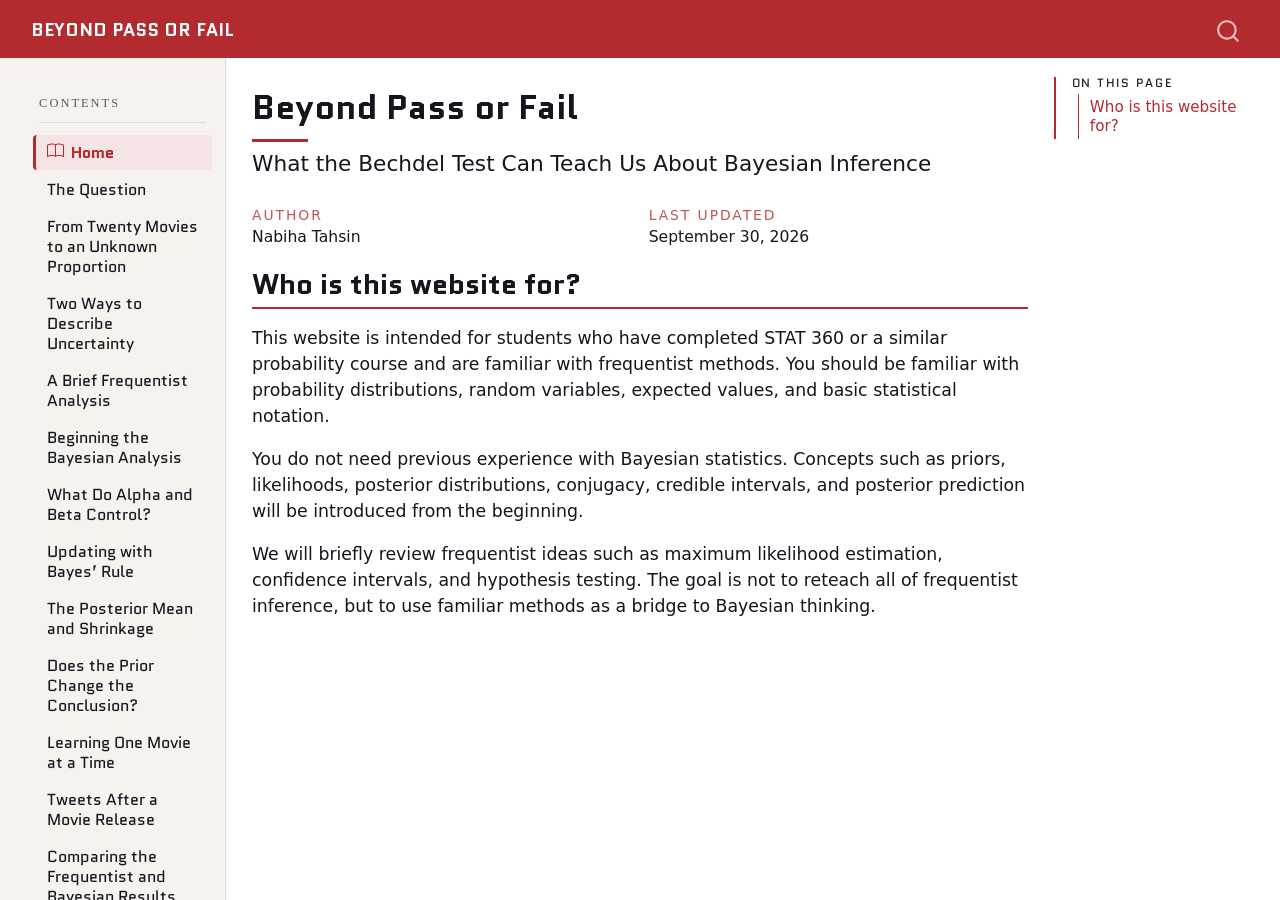
<file: docs/index.html>
<!DOCTYPE html>
<html xmlns="http://www.w3.org/1999/xhtml" lang="en" xml:lang="en"><head>

<meta charset="utf-8">
<meta name="generator" content="quarto-1.10.18">

<meta name="viewport" content="width=device-width, initial-scale=1.0, user-scalable=yes">

<meta name="author" content="Nabiha Tahsin">
<meta name="dcterms.date" content="2026-09-30">

<title>Beyond Pass or Fail</title>
<style>
/* Default styles provided by pandoc.
** See https://pandoc.org/MANUAL.html#variables-for-html for config info.
*/
span.smallcaps{font-variant: small-caps;}
div.columns{display: flex; gap: 1.5em;}
div.column{flex: auto;}
@media screen {
div.columns{gap: min(4vw, 1.5em);}
div.column{overflow-x: auto;}
}
div.hanging-indent{margin-left: 1.5em; text-indent: -1.5em;}
ul.task-list{list-style: none;}
ul.task-list li input[type="checkbox"] {
  width: 0.8em;
  margin: 0 0.8em 0.2em -1em; /* quarto-specific, see https://github.com/quarto-dev/quarto-cli/issues/4556 */ 
  vertical-align: middle;
}
</style>


<script src="site_libs/quarto-nav/quarto-nav.js"></script>
<script src="site_libs/clipboard/clipboard.min.js"></script>
<script src="site_libs/quarto-search/autocomplete.umd.js"></script>
<script src="site_libs/quarto-search/fuse.min.js"></script>
<script src="site_libs/quarto-search/quarto-search.js"></script>
<meta name="quarto:offset" content="./">
<script src="site_libs/quarto-html/quarto.js" type="module"></script>
<script src="site_libs/quarto-html/tabsets/tabsets.js" type="module"></script>
<script src="site_libs/quarto-html/popper.min.js"></script>
<script src="site_libs/quarto-html/tippy.umd.min.js"></script>
<script src="site_libs/quarto-html/anchor.min.js"></script>
<link href="site_libs/quarto-html/tippy.css" rel="stylesheet">
<link href="site_libs/quarto-html/quarto-syntax-highlighting-64a204ab8560d761af7679ceaba22944.css" rel="stylesheet" id="quarto-text-highlighting-styles">
<script src="site_libs/bootstrap/bootstrap.min.js"></script>
<link href="site_libs/bootstrap/bootstrap-icons.css" rel="stylesheet">
<link href="site_libs/bootstrap/bootstrap-02ebc3b32bc8d3904d433db14bed0728.min.css" rel="stylesheet" append-hash="true" id="quarto-bootstrap" data-mode="light">
<script id="quarto-search-options" type="application/json">{
  "location": "navbar",
  "copy-button": false,
  "collapse-after": 3,
  "panel-placement": "end",
  "type": "overlay",
  "limit": 50,
  "keyboard-shortcut": [
    "f",
    "/",
    "s"
  ],
  "show-item-context": false,
  "language": {
    "search-no-results-text": "No results",
    "search-matching-documents-text": "matching documents",
    "search-copy-link-title": "Copy link to search",
    "search-hide-matches-text": "Hide additional matches",
    "search-more-match-text": "more match in this document",
    "search-more-matches-text": "more matches in this document",
    "search-clear-button-title": "Clear",
    "search-text-placeholder": "",
    "search-detached-cancel-button-title": "Cancel",
    "search-submit-button-title": "Submit",
    "search-label": "Search"
  }
}</script>


</head>

<body class="nav-sidebar docked nav-fixed quarto-light">

<div id="quarto-search-results"></div>
  <header id="quarto-header" class="headroom fixed-top">
    <nav class="navbar navbar-expand-lg " data-bs-theme="dark">
      <div class="navbar-container container-fluid">
      <div class="navbar-brand-container mx-auto">
    <a class="navbar-brand" href="./index.html">
    <span class="navbar-title">Beyond Pass or Fail</span>
    </a>
  </div>
        <div class="quarto-navbar-tools tools-end">
</div>
          <div id="quarto-search" class="" title="Search"></div>
      </div> <!-- /container-fluid -->
    </nav>
  <nav class="quarto-secondary-nav">
    <div class="container-fluid d-flex">
      <button type="button" class="quarto-btn-toggle btn" data-bs-toggle="collapse" role="button" data-bs-target=".quarto-sidebar-collapse-item" aria-controls="quarto-sidebar" aria-expanded="false" aria-label="Toggle sidebar navigation" onclick="if (window.quartoToggleHeadroom) { window.quartoToggleHeadroom(); }">
        <i class="bi bi-layout-text-sidebar-reverse"></i>
      </button>
        <nav class="quarto-page-breadcrumbs" aria-label="breadcrumb"><ol class="breadcrumb"><li class="breadcrumb-item"><a href="./index.html">Home</a></li></ol></nav>
        <a class="flex-grow-1" role="navigation" data-bs-toggle="collapse" data-bs-target=".quarto-sidebar-collapse-item" aria-controls="quarto-sidebar" aria-expanded="false" aria-label="Toggle sidebar navigation" onclick="if (window.quartoToggleHeadroom) { window.quartoToggleHeadroom(); }">      
        </a>
    </div>
  </nav>
</header>
<!-- content -->
<div id="quarto-content" class="quarto-container page-columns page-rows-contents page-layout-article page-navbar">
<!-- sidebar -->
  <nav id="quarto-sidebar" class="sidebar collapse collapse-horizontal quarto-sidebar-collapse-item sidebar-navigation docked overflow-auto">
    <div class="sidebar-menu-container"> 
    <ul class="list-unstyled mt-1">
        <li class="sidebar-item">
  <div class="sidebar-item-container"> 
  <a href="./index.html" class="sidebar-item-text sidebar-link active"><i class="bi bi-book" role="img">
</i> 
 <span class="menu-text">Home</span></a>
  </div>
</li>
        <li class="sidebar-item">
  <div class="sidebar-item-container"> 
  <a href="./the-question.html" class="sidebar-item-text sidebar-link">
 <span class="menu-text">The Question</span></a>
  </div>
</li>
        <li class="sidebar-item">
  <div class="sidebar-item-container"> 
  <a href="./section-1-2.html" class="sidebar-item-text sidebar-link">
 <span class="menu-text">From Twenty Movies to an Unknown Proportion</span></a>
  </div>
</li>
        <li class="sidebar-item">
  <div class="sidebar-item-container"> 
  <a href="./section-3-4.html" class="sidebar-item-text sidebar-link">
 <span class="menu-text">Two Ways to Describe Uncertainty</span></a>
  </div>
</li>
        <li class="sidebar-item">
  <div class="sidebar-item-container"> 
  <a href="./section-5.html" class="sidebar-item-text sidebar-link">
 <span class="menu-text">A Brief Frequentist Analysis</span></a>
  </div>
</li>
        <li class="sidebar-item">
  <div class="sidebar-item-container"> 
  <a href="./section-6-7.html" class="sidebar-item-text sidebar-link">
 <span class="menu-text">Beginning the Bayesian Analysis</span></a>
  </div>
</li>
        <li class="sidebar-item">
  <div class="sidebar-item-container"> 
  <a href="./section-8-9.html" class="sidebar-item-text sidebar-link">
 <span class="menu-text">What Do Alpha and Beta Control?</span></a>
  </div>
</li>
        <li class="sidebar-item">
  <div class="sidebar-item-container"> 
  <a href="./section-10-11.html" class="sidebar-item-text sidebar-link">
 <span class="menu-text">Updating with Bayes’ Rule</span></a>
  </div>
</li>
        <li class="sidebar-item">
  <div class="sidebar-item-container"> 
  <a href="./section-12-13.html" class="sidebar-item-text sidebar-link">
 <span class="menu-text">The Posterior Mean and Shrinkage</span></a>
  </div>
</li>
        <li class="sidebar-item">
  <div class="sidebar-item-container"> 
  <a href="./section-14-15.html" class="sidebar-item-text sidebar-link">
 <span class="menu-text">Does the Prior Change the Conclusion?</span></a>
  </div>
</li>
        <li class="sidebar-item">
  <div class="sidebar-item-container"> 
  <a href="./section-16-17.html" class="sidebar-item-text sidebar-link">
 <span class="menu-text">Learning One Movie at a Time</span></a>
  </div>
</li>
        <li class="sidebar-item">
  <div class="sidebar-item-container"> 
  <a href="./section-18.html" class="sidebar-item-text sidebar-link">
 <span class="menu-text">Tweets After a Movie Release</span></a>
  </div>
</li>
        <li class="sidebar-item">
  <div class="sidebar-item-container"> 
  <a href="./section-19-20.html" class="sidebar-item-text sidebar-link">
 <span class="menu-text">Comparing the Frequentist and Bayesian Results</span></a>
  </div>
</li>
        <li class="sidebar-item">
  <div class="sidebar-item-container"> 
  <a href="./section-21.html" class="sidebar-item-text sidebar-link">
 <span class="menu-text">Conclusions and Takeaways</span></a>
  </div>
</li>
    </ul>
    </div>
</nav>
<div id="quarto-sidebar-glass" class="quarto-sidebar-collapse-item" data-bs-toggle="collapse" data-bs-target=".quarto-sidebar-collapse-item"></div>
<!-- margin-sidebar -->
    <div id="quarto-margin-sidebar" class="sidebar margin-sidebar">
        <nav id="TOC" role="doc-toc" class="toc-active" data-toc-expanded="99">
    <h2 id="toc-title">On this page</h2>
   
  <ul>
  <li><a href="#who-is-this-website-for" id="toc-who-is-this-website-for" class="nav-link active" data-scroll-target="#who-is-this-website-for">Who is this website for?</a></li>
  </ul>
</nav>
    </div>
<!-- main -->
<main class="content" id="quarto-document-content">

<header id="title-block-header" class="quarto-title-block default">
<div class="quarto-title">
<h1 class="title">Beyond Pass or Fail</h1>
<p class="subtitle lead">What the Bechdel Test Can Teach Us About Bayesian Inference</p>
</div>



<div class="quarto-title-meta">

    <div>
    <div class="quarto-title-meta-heading">Author</div>
    <div class="quarto-title-meta-contents">
             <p>Nabiha Tahsin </p>
          </div>
  </div>
    
    <div>
    <div class="quarto-title-meta-heading">Last updated</div>
    <div class="quarto-title-meta-contents">
      <p class="date">September 30, 2026</p>
    </div>
  </div>
  
    
  </div>
  


</header>


<section id="who-is-this-website-for" class="level2">
<h2 class="anchored" data-anchor-id="who-is-this-website-for">Who is this website for?</h2>
<p>This website is intended for students who have completed STAT 360 or a similar probability course and are familiar with frequentist methods. You should be familiar with probability distributions, random variables, expected values, and basic statistical notation.</p>
<p>You do not need previous experience with Bayesian statistics. Concepts such as priors, likelihoods, posterior distributions, conjugacy, credible intervals, and posterior prediction will be introduced from the beginning.</p>
<p>We will briefly review frequentist ideas such as maximum likelihood estimation, confidence intervals, and hypothesis testing. The goal is not to reteach all of frequentist inference, but to use familiar methods as a bridge to Bayesian thinking.</p>


</section>

</main> <!-- /main -->
<script id="quarto-html-after-body" type="application/javascript">
  window.document.addEventListener("DOMContentLoaded", function (event) {
    const icon = "";
    const anchorJS = new window.AnchorJS();
    anchorJS.options = {
      placement: 'right',
      icon: icon
    };
    anchorJS.add('.anchored');
      var localhostRegex = new RegExp(/^(?:http|https):\/\/localhost\:?[0-9]*\//);
      var mailtoRegex = new RegExp(/^mailto:/);
        var filterRegex = new RegExp("https:\/\/nabiiinabi\.github\.io\/tailored-proj\/");
      var isInternal = (href) => {
          return filterRegex.test(href) || localhostRegex.test(href) || mailtoRegex.test(href);
      }
      // Inspect non-navigation links and adorn them if external
     var links = window.document.querySelectorAll('a[href]:not(.nav-link):not(.navbar-brand):not(.toc-action):not(.sidebar-link):not(.sidebar-item-toggle):not(.pagination-link):not(.no-external):not([aria-hidden]):not(.dropdown-item):not(.quarto-navigation-tool):not(.about-link)');
      for (var i=0; i<links.length; i++) {
        const link = links[i];
        if (!isInternal(link.href)) {
          // undo the damage that might have been done by quarto-nav.js in the case of
          // links that we want to consider external
          if (link.dataset.originalHref !== undefined) {
            link.href = link.dataset.originalHref;
          }
        }
      }
    function tippyHover(el, contentFn, onTriggerFn, onUntriggerFn) {
      const config = {
        allowHTML: true,
        maxWidth: 500,
        delay: 100,
        arrow: false,
        appendTo: function(el) {
            return el.parentElement;
        },
        interactive: true,
        interactiveBorder: 10,
        theme: 'quarto',
        placement: 'bottom-start',
      };
      if (contentFn) {
        config.content = contentFn;
      }
      if (onTriggerFn) {
        config.onTrigger = onTriggerFn;
      }
      if (onUntriggerFn) {
        config.onUntrigger = onUntriggerFn;
      }
      window.tippy(el, config); 
    }
    const noterefs = window.document.querySelectorAll('a[role="doc-noteref"]');
    for (var i=0; i<noterefs.length; i++) {
      const ref = noterefs[i];
      tippyHover(ref, function() {
        // use id or data attribute instead here
        let href = ref.getAttribute('data-footnote-href') || ref.getAttribute('href');
        try { href = new URL(href).hash; } catch {}
        const id = href.replace(/^#\/?/, "");
        const note = window.document.getElementById(id);
        if (note) {
          return note.innerHTML;
        } else {
          return "";
        }
      });
    }
        let selectedAnnoteEl;
        const selectorForAnnotation = ( cell, annotation) => {
          let cellAttr = 'data-code-cell="' + cell + '"';
          let lineAttr = 'data-code-annotation="' +  annotation + '"';
          const selector = 'span[' + cellAttr + '][' + lineAttr + ']';
          return selector;
        }
        const selectCodeLines = (annoteEl) => {
          const doc = window.document;
          const targetCell = annoteEl.getAttribute("data-target-cell");
          const targetAnnotation = annoteEl.getAttribute("data-target-annotation");
          const annoteSpan = window.document.querySelector(selectorForAnnotation(targetCell, targetAnnotation));
          const lines = annoteSpan.getAttribute("data-code-lines").split(",");
          const lineIds = lines.map((line) => {
            return targetCell + "-" + line;
          })
          let top = null;
          let height = null;
          let parent = null;
          if (lineIds.length > 0) {
              //compute the position of the single el (top and bottom and make a div)
              const el = window.document.getElementById(lineIds[0]);
              top = el.offsetTop;
              height = el.offsetHeight;
              parent = el.parentElement.parentElement;
            if (lineIds.length > 1) {
              const lastEl = window.document.getElementById(lineIds[lineIds.length - 1]);
              const bottom = lastEl.offsetTop + lastEl.offsetHeight;
              height = bottom - top;
            }
            if (top !== null && height !== null && parent !== null) {
              // cook up a div (if necessary) and position it 
              let div = window.document.getElementById("code-annotation-line-highlight");
              if (div === null) {
                div = window.document.createElement("div");
                div.setAttribute("id", "code-annotation-line-highlight");
                div.style.position = 'absolute';
                parent.appendChild(div);
              }
              div.style.top = top - 2 + "px";
              div.style.height = height + 4 + "px";
              div.style.left = 0;
              let gutterDiv = window.document.getElementById("code-annotation-line-highlight-gutter");
              if (gutterDiv === null) {
                gutterDiv = window.document.createElement("div");
                gutterDiv.setAttribute("id", "code-annotation-line-highlight-gutter");
                gutterDiv.style.position = 'absolute';
                const codeCell = window.document.getElementById(targetCell);
                const gutter = codeCell.querySelector('.code-annotation-gutter');
                gutter.appendChild(gutterDiv);
              }
              gutterDiv.style.top = top - 2 + "px";
              gutterDiv.style.height = height + 4 + "px";
            }
            selectedAnnoteEl = annoteEl;
          }
        };
        const unselectCodeLines = () => {
          const elementsIds = ["code-annotation-line-highlight", "code-annotation-line-highlight-gutter"];
          elementsIds.forEach((elId) => {
            const div = window.document.getElementById(elId);
            if (div) {
              div.remove();
            }
          });
          selectedAnnoteEl = undefined;
        };
          // Handle positioning of the toggle
      window.addEventListener(
        "resize",
        throttle(() => {
          elRect = undefined;
          if (selectedAnnoteEl) {
            selectCodeLines(selectedAnnoteEl);
          }
        }, 10)
      );
      function throttle(fn, ms) {
      let throttle = false;
      let timer;
        return (...args) => {
          if(!throttle) { // first call gets through
              fn.apply(this, args);
              throttle = true;
          } else { // all the others get throttled
              if(timer) clearTimeout(timer); // cancel #2
              timer = setTimeout(() => {
                fn.apply(this, args);
                timer = throttle = false;
              }, ms);
          }
        };
      }
        // Attach click handler to the DT
        const annoteDls = window.document.querySelectorAll('dt[data-target-cell]');
        for (const annoteDlNode of annoteDls) {
          annoteDlNode.addEventListener('click', (event) => {
            const clickedEl = event.target;
            if (clickedEl !== selectedAnnoteEl) {
              unselectCodeLines();
              const activeEl = window.document.querySelector('dt[data-target-cell].code-annotation-active');
              if (activeEl) {
                activeEl.classList.remove('code-annotation-active');
              }
              selectCodeLines(clickedEl);
              clickedEl.classList.add('code-annotation-active');
            } else {
              // Unselect the line
              unselectCodeLines();
              clickedEl.classList.remove('code-annotation-active');
            }
          });
        }
    const findCites = (el) => {
      const parentEl = el.parentElement;
      if (parentEl) {
        const cites = parentEl.dataset.cites;
        if (cites) {
          return {
            el,
            cites: cites.split(' ')
          };
        } else {
          return findCites(el.parentElement)
        }
      } else {
        return undefined;
      }
    };
    var bibliorefs = window.document.querySelectorAll('a[role="doc-biblioref"]');
    for (var i=0; i<bibliorefs.length; i++) {
      const ref = bibliorefs[i];
      const citeInfo = findCites(ref);
      if (citeInfo) {
        tippyHover(citeInfo.el, function() {
          var popup = window.document.createElement('div');
          citeInfo.cites.forEach(function(cite) {
            var citeDiv = window.document.createElement('div');
            citeDiv.classList.add('hanging-indent');
            citeDiv.classList.add('csl-entry');
            var biblioDiv = window.document.getElementById('ref-' + cite);
            if (biblioDiv) {
              citeDiv.innerHTML = biblioDiv.innerHTML;
            }
            popup.appendChild(citeDiv);
          });
          return popup.innerHTML;
        });
      }
    }
  });
  </script>
</div> <!-- /content -->




</body></html>
</file>
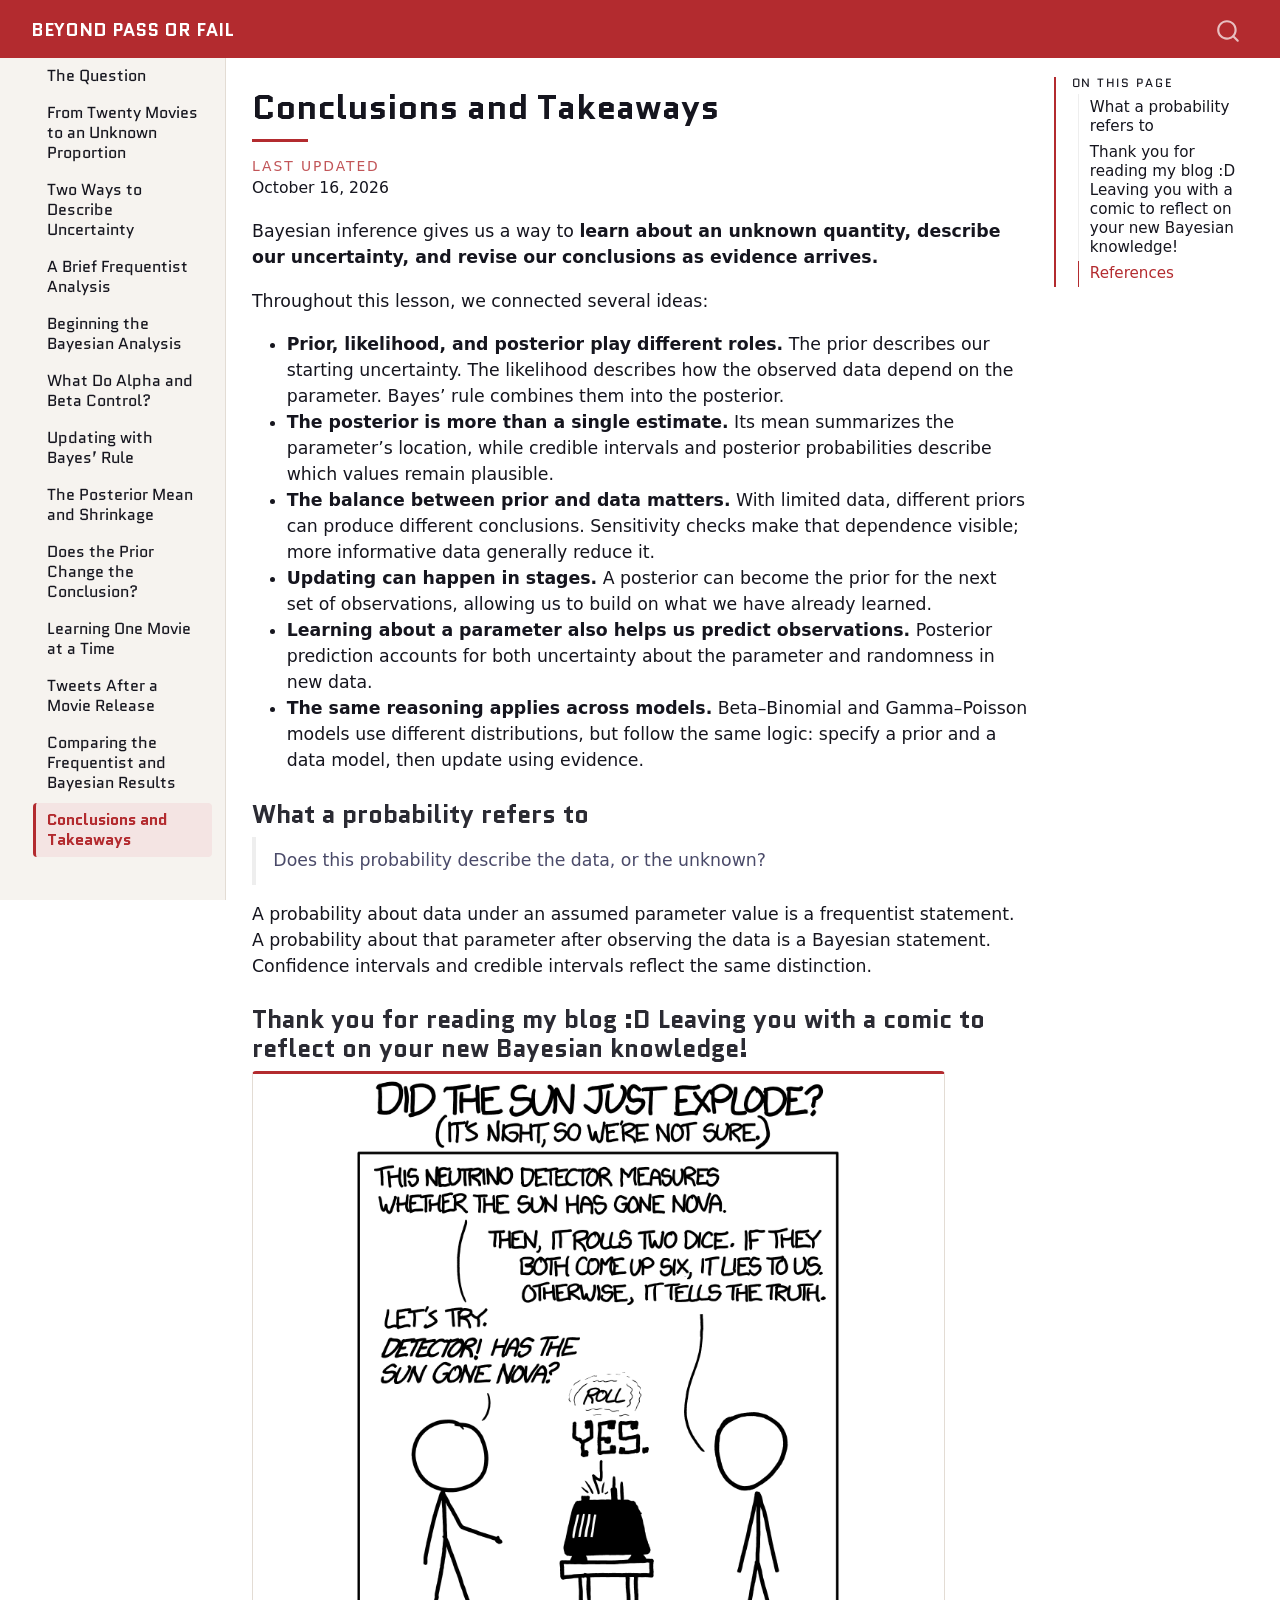
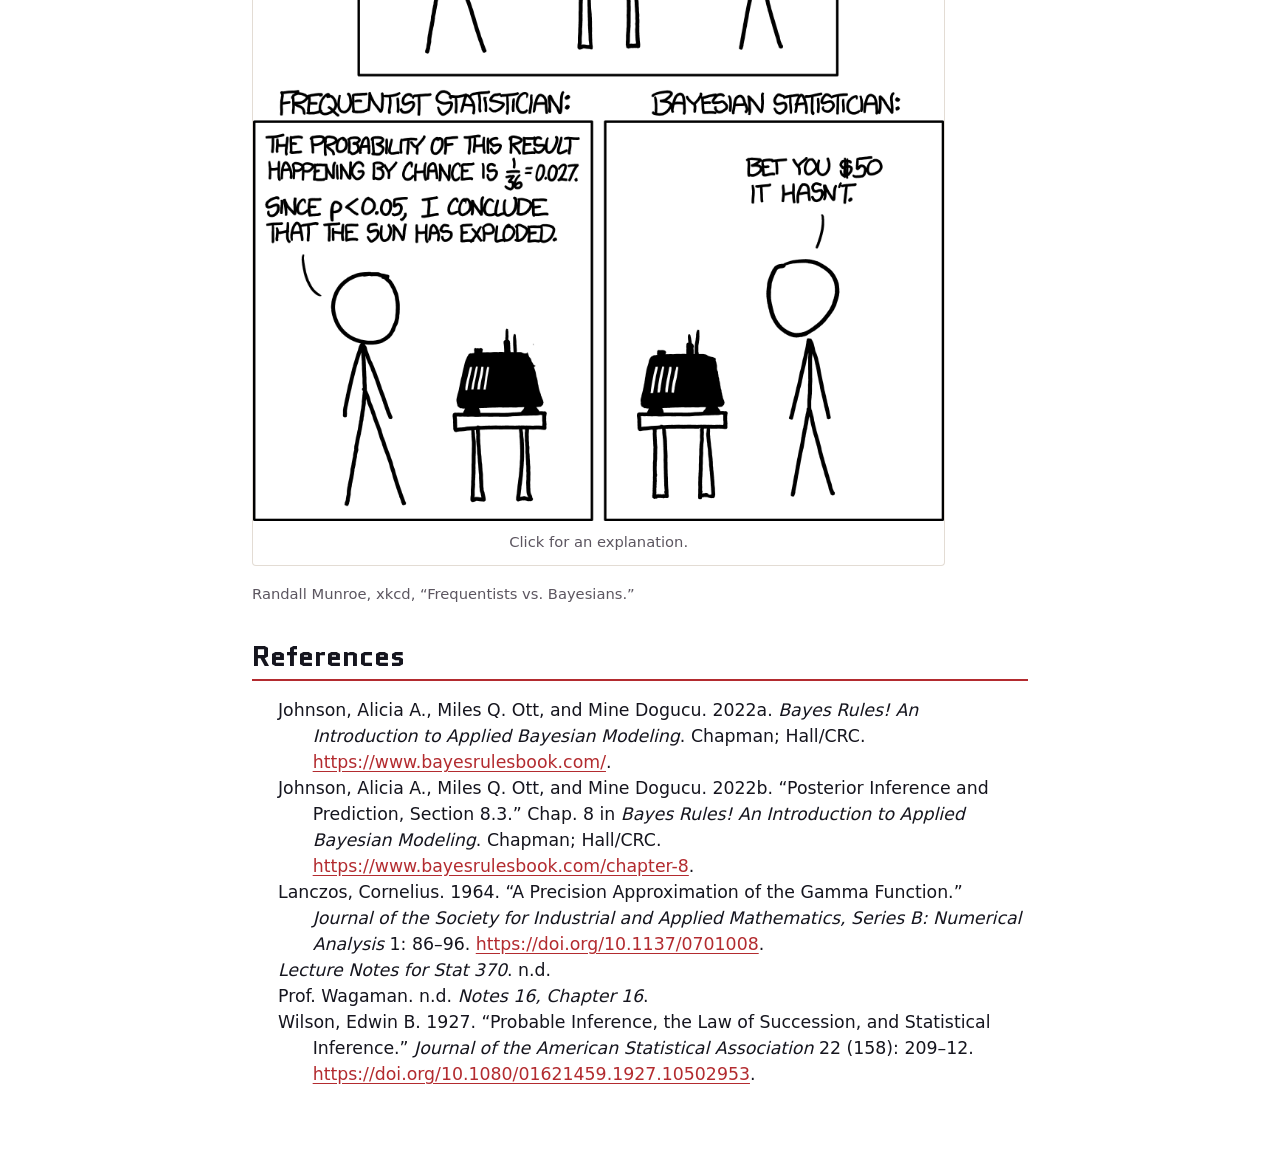
<file: docs/section-21.html>
<!DOCTYPE html>
<html xmlns="http://www.w3.org/1999/xhtml" lang="en" xml:lang="en"><head>

<meta charset="utf-8">
<meta name="generator" content="quarto-1.10.18">

<meta name="viewport" content="width=device-width, initial-scale=1.0, user-scalable=yes">

<meta name="dcterms.date" content="2026-10-16">

<title>Conclusions and Takeaways – Beyond Pass or Fail</title>
<style>
/* Default styles provided by pandoc.
** See https://pandoc.org/MANUAL.html#variables-for-html for config info.
*/
span.smallcaps{font-variant: small-caps;}
div.columns{display: flex; gap: 1.5em;}
div.column{flex: auto;}
@media screen {
div.columns{gap: min(4vw, 1.5em);}
div.column{overflow-x: auto;}
}
div.hanging-indent{margin-left: 1.5em; text-indent: -1.5em;}
ul.task-list{list-style: none;}
ul.task-list li input[type="checkbox"] {
  width: 0.8em;
  margin: 0 0.8em 0.2em -1em; /* quarto-specific, see https://github.com/quarto-dev/quarto-cli/issues/4556 */ 
  vertical-align: middle;
}
/* CSS for citations */
div.csl-bib-body { }
div.csl-entry {
  clear: both;
}
.hanging-indent div.csl-entry {
  margin-left:2em;
  text-indent:-2em;
}
div.csl-left-margin {
  min-width:2em;
  float:left;
}
div.csl-right-inline {
  margin-left:2em;
  padding-left:1em;
}
div.csl-indent {
  margin-left: 2em;
}</style>


<script src="site_libs/quarto-nav/quarto-nav.js"></script>
<script src="site_libs/clipboard/clipboard.min.js"></script>
<script src="site_libs/quarto-search/autocomplete.umd.js"></script>
<script src="site_libs/quarto-search/fuse.min.js"></script>
<script src="site_libs/quarto-search/quarto-search.js"></script>
<meta name="quarto:offset" content="./">
<script src="site_libs/quarto-html/quarto.js" type="module"></script>
<script src="site_libs/quarto-html/tabsets/tabsets.js" type="module"></script>
<script src="site_libs/quarto-html/popper.min.js"></script>
<script src="site_libs/quarto-html/tippy.umd.min.js"></script>
<script src="site_libs/quarto-html/anchor.min.js"></script>
<link href="site_libs/quarto-html/tippy.css" rel="stylesheet">
<link href="site_libs/quarto-html/quarto-syntax-highlighting-64a204ab8560d761af7679ceaba22944.css" rel="stylesheet" id="quarto-text-highlighting-styles">
<script src="site_libs/bootstrap/bootstrap.min.js"></script>
<link href="site_libs/bootstrap/bootstrap-icons.css" rel="stylesheet">
<link href="site_libs/bootstrap/bootstrap-02ebc3b32bc8d3904d433db14bed0728.min.css" rel="stylesheet" append-hash="true" id="quarto-bootstrap" data-mode="light">
<script id="quarto-search-options" type="application/json">{
  "location": "navbar",
  "copy-button": false,
  "collapse-after": 3,
  "panel-placement": "end",
  "type": "overlay",
  "limit": 50,
  "keyboard-shortcut": [
    "f",
    "/",
    "s"
  ],
  "show-item-context": false,
  "language": {
    "search-no-results-text": "No results",
    "search-matching-documents-text": "matching documents",
    "search-copy-link-title": "Copy link to search",
    "search-hide-matches-text": "Hide additional matches",
    "search-more-match-text": "more match in this document",
    "search-more-matches-text": "more matches in this document",
    "search-clear-button-title": "Clear",
    "search-text-placeholder": "",
    "search-detached-cancel-button-title": "Cancel",
    "search-submit-button-title": "Submit",
    "search-label": "Search"
  }
}</script>


</head>

<body class="nav-sidebar docked nav-fixed quarto-light">

<div id="quarto-search-results"></div>
  <header id="quarto-header" class="headroom fixed-top">
    <nav class="navbar navbar-expand-lg " data-bs-theme="dark">
      <div class="navbar-container container-fluid">
      <div class="navbar-brand-container mx-auto">
    <a class="navbar-brand" href="./index.html">
    <span class="navbar-title">Beyond Pass or Fail</span>
    </a>
  </div>
        <div class="quarto-navbar-tools tools-end">
</div>
          <div id="quarto-search" class="" title="Search"></div>
      </div> <!-- /container-fluid -->
    </nav>
  <nav class="quarto-secondary-nav">
    <div class="container-fluid d-flex">
      <button type="button" class="quarto-btn-toggle btn" data-bs-toggle="collapse" role="button" data-bs-target=".quarto-sidebar-collapse-item" aria-controls="quarto-sidebar" aria-expanded="false" aria-label="Toggle sidebar navigation" onclick="if (window.quartoToggleHeadroom) { window.quartoToggleHeadroom(); }">
        <i class="bi bi-layout-text-sidebar-reverse"></i>
      </button>
        <nav class="quarto-page-breadcrumbs" aria-label="breadcrumb"><ol class="breadcrumb"><li class="breadcrumb-item"><a href="./section-21.html">Conclusions and Takeaways</a></li></ol></nav>
        <a class="flex-grow-1" role="navigation" data-bs-toggle="collapse" data-bs-target=".quarto-sidebar-collapse-item" aria-controls="quarto-sidebar" aria-expanded="false" aria-label="Toggle sidebar navigation" onclick="if (window.quartoToggleHeadroom) { window.quartoToggleHeadroom(); }">      
        </a>
    </div>
  </nav>
</header>
<!-- content -->
<div id="quarto-content" class="quarto-container page-columns page-rows-contents page-layout-article page-navbar">
<!-- sidebar -->
  <nav id="quarto-sidebar" class="sidebar collapse collapse-horizontal quarto-sidebar-collapse-item sidebar-navigation docked overflow-auto">
    <div class="sidebar-menu-container"> 
    <ul class="list-unstyled mt-1">
        <li class="sidebar-item">
  <div class="sidebar-item-container"> 
  <a href="./index.html" class="sidebar-item-text sidebar-link"><i class="bi bi-book" role="img">
</i> 
 <span class="menu-text">Home</span></a>
  </div>
</li>
        <li class="sidebar-item">
  <div class="sidebar-item-container"> 
  <a href="./the-question.html" class="sidebar-item-text sidebar-link">
 <span class="menu-text">The Question</span></a>
  </div>
</li>
        <li class="sidebar-item">
  <div class="sidebar-item-container"> 
  <a href="./section-1-2.html" class="sidebar-item-text sidebar-link">
 <span class="menu-text">From Twenty Movies to an Unknown Proportion</span></a>
  </div>
</li>
        <li class="sidebar-item">
  <div class="sidebar-item-container"> 
  <a href="./section-3-4.html" class="sidebar-item-text sidebar-link">
 <span class="menu-text">Two Ways to Describe Uncertainty</span></a>
  </div>
</li>
        <li class="sidebar-item">
  <div class="sidebar-item-container"> 
  <a href="./section-5.html" class="sidebar-item-text sidebar-link">
 <span class="menu-text">A Brief Frequentist Analysis</span></a>
  </div>
</li>
        <li class="sidebar-item">
  <div class="sidebar-item-container"> 
  <a href="./section-6-7.html" class="sidebar-item-text sidebar-link">
 <span class="menu-text">Beginning the Bayesian Analysis</span></a>
  </div>
</li>
        <li class="sidebar-item">
  <div class="sidebar-item-container"> 
  <a href="./section-8-9.html" class="sidebar-item-text sidebar-link">
 <span class="menu-text">What Do Alpha and Beta Control?</span></a>
  </div>
</li>
        <li class="sidebar-item">
  <div class="sidebar-item-container"> 
  <a href="./section-10-11.html" class="sidebar-item-text sidebar-link">
 <span class="menu-text">Updating with Bayes’ Rule</span></a>
  </div>
</li>
        <li class="sidebar-item">
  <div class="sidebar-item-container"> 
  <a href="./section-12-13.html" class="sidebar-item-text sidebar-link">
 <span class="menu-text">The Posterior Mean and Shrinkage</span></a>
  </div>
</li>
        <li class="sidebar-item">
  <div class="sidebar-item-container"> 
  <a href="./section-14-15.html" class="sidebar-item-text sidebar-link">
 <span class="menu-text">Does the Prior Change the Conclusion?</span></a>
  </div>
</li>
        <li class="sidebar-item">
  <div class="sidebar-item-container"> 
  <a href="./section-16-17.html" class="sidebar-item-text sidebar-link">
 <span class="menu-text">Learning One Movie at a Time</span></a>
  </div>
</li>
        <li class="sidebar-item">
  <div class="sidebar-item-container"> 
  <a href="./section-18.html" class="sidebar-item-text sidebar-link">
 <span class="menu-text">Tweets After a Movie Release</span></a>
  </div>
</li>
        <li class="sidebar-item">
  <div class="sidebar-item-container"> 
  <a href="./section-19-20.html" class="sidebar-item-text sidebar-link">
 <span class="menu-text">Comparing the Frequentist and Bayesian Results</span></a>
  </div>
</li>
        <li class="sidebar-item">
  <div class="sidebar-item-container"> 
  <a href="./section-21.html" class="sidebar-item-text sidebar-link active">
 <span class="menu-text">Conclusions and Takeaways</span></a>
  </div>
</li>
    </ul>
    </div>
</nav>
<div id="quarto-sidebar-glass" class="quarto-sidebar-collapse-item" data-bs-toggle="collapse" data-bs-target=".quarto-sidebar-collapse-item"></div>
<!-- margin-sidebar -->
    <div id="quarto-margin-sidebar" class="sidebar margin-sidebar">
        <nav id="TOC" role="doc-toc" class="toc-active" data-toc-expanded="99">
    <h2 id="toc-title">On this page</h2>
   
  <ul>
  <li><a href="#what-a-probability-refers-to" id="toc-what-a-probability-refers-to" class="nav-link active" data-scroll-target="#what-a-probability-refers-to">What a probability refers to</a></li>
  <li><a href="#thank-you-for-reading-my-blog-d-leaving-you-with-a-comic-to-reflect-on-your-new-bayesian-knowledge" id="toc-thank-you-for-reading-my-blog-d-leaving-you-with-a-comic-to-reflect-on-your-new-bayesian-knowledge" class="nav-link" data-scroll-target="#thank-you-for-reading-my-blog-d-leaving-you-with-a-comic-to-reflect-on-your-new-bayesian-knowledge">Thank you for reading my blog :D Leaving you with a comic to reflect on your new Bayesian knowledge!</a></li>
  <li><a href="#references" id="toc-references" class="nav-link" data-scroll-target="#references">References</a></li>
  </ul>
</nav>
    </div>
<!-- main -->
<main class="content" id="quarto-document-content">

<header id="title-block-header" class="quarto-title-block default">
<div class="quarto-title">
<h1 class="title">Conclusions and Takeaways</h1>
</div>



<div class="quarto-title-meta">

    
    <div>
    <div class="quarto-title-meta-heading">Last updated</div>
    <div class="quarto-title-meta-contents">
      <p class="date">October 16, 2026</p>
    </div>
  </div>
  
    
  </div>
  


</header>


<p>Bayesian inference gives us a way to <strong>learn about an unknown quantity, describe our uncertainty, and revise our conclusions as evidence arrives.</strong></p>
<p>Throughout this lesson, we connected several ideas:</p>
<ul>
<li><strong>Prior, likelihood, and posterior play different roles.</strong> The prior describes our starting uncertainty. The likelihood describes how the observed data depend on the parameter. Bayes’ rule combines them into the posterior.</li>
<li><strong>The posterior is more than a single estimate.</strong> Its mean summarizes the parameter’s location, while credible intervals and posterior probabilities describe which values remain plausible.</li>
<li><strong>The balance between prior and data matters.</strong> With limited data, different priors can produce different conclusions. Sensitivity checks make that dependence visible; more informative data generally reduce it.</li>
<li><strong>Updating can happen in stages.</strong> A posterior can become the prior for the next set of observations, allowing us to build on what we have already learned.</li>
<li><strong>Learning about a parameter also helps us predict observations.</strong> Posterior prediction accounts for both uncertainty about the parameter and randomness in new data.</li>
<li><strong>The same reasoning applies across models.</strong> Beta–Binomial and Gamma–Poisson models use different distributions, but follow the same logic: specify a prior and a data model, then update using evidence.</li>
</ul>
<section id="what-a-probability-refers-to" class="level3">
<h3 class="anchored" data-anchor-id="what-a-probability-refers-to">What a probability refers to</h3>
<blockquote class="blockquote">
<p>Does this probability describe the data, or the unknown?</p>
</blockquote>
<p>A probability about data under an assumed parameter value is a frequentist statement. A probability about that parameter after observing the data is a Bayesian statement. Confidence intervals and credible intervals reflect the same distinction.</p>
</section>
<section id="thank-you-for-reading-my-blog-d-leaving-you-with-a-comic-to-reflect-on-your-new-bayesian-knowledge" class="level3">
<h3 class="anchored" data-anchor-id="thank-you-for-reading-my-blog-d-leaving-you-with-a-comic-to-reflect-on-your-new-bayesian-knowledge">Thank you for reading my blog :D Leaving you with a comic to reflect on your new Bayesian knowledge!</h3>
<div class="flip-scene">
<p><input id="sun-flip" class="flip-check" type="checkbox"> <label class="flip-card" for="sun-flip"> <span class="flip-inner"> <span class="flip-front"> <img src="images/frequentists_vs_bayesians_2x.png" alt="An xkcd comic contrasts a frequentist rejecting the claim that the sun has not exploded with a Bayesian betting that it has not."> <span class="flip-hint">Click for an explanation.</span> </span> <span class="flip-back"> <span class="flip-hint">Click to return to the comic.</span> <span class="flip-note"><strong>What happened?</strong> A detector reports that the sun has exploded. It lies only when two independent dice both show six:</span> <span class="flip-math">P(detector lies) = (1/6) × (1/6) = 1/36 ≈ 2.8%</span> <span class="flip-note"><strong>The frequentist character asks:</strong> “If the sun were fine, how likely would this report be?” The answer is 2.8%. Because this is below a 5% testing threshold, the character rejects “the sun is fine.”</span> <span class="flip-note"><strong>The Bayesian character asks:</strong> “Given this report, how likely is an explosion?” An explosion was extraordinarily unlikely beforehand, so a detector error can still be the more plausible explanation.</span> <span class="flip-note"><strong>The key:</strong> The probability of an alarm when the sun is fine is not the probability that the sun is fine after an alarm.</span> </span> </span> </label></p>
</div>
<p class="flip-credit">
Randall Munroe, xkcd, “Frequentists vs.&nbsp;Bayesians.”
</p>
</section>
<section id="references" class="level2">
<h2 class="anchored" data-anchor-id="references">References</h2>
<div id="refs" class="references csl-bib-body hanging-indent" role="list">
<div id="ref-johnson2022bayes" class="csl-entry" role="listitem">
Johnson, Alicia A., Miles Q. Ott, and Mine Dogucu. 2022a. <em>Bayes Rules! An Introduction to Applied Bayesian Modeling</em>. Chapman; Hall/CRC. <a href="https://www.bayesrulesbook.com/">https://www.bayesrulesbook.com/</a>.
</div>
<div id="ref-johnson2022prediction" class="csl-entry" role="listitem">
Johnson, Alicia A., Miles Q. Ott, and Mine Dogucu. 2022b. <span>“Posterior Inference and Prediction, Section 8.3.”</span> Chap. 8 in <em>Bayes Rules! An Introduction to Applied Bayesian Modeling</em>. Chapman; Hall/CRC. <a href="https://www.bayesrulesbook.com/chapter-8">https://www.bayesrulesbook.com/chapter-8</a>.
</div>
<div id="ref-lanczos1964" class="csl-entry" role="listitem">
Lanczos, Cornelius. 1964. <span>“A Precision Approximation of the Gamma Function.”</span> <em>Journal of the Society for Industrial and Applied Mathematics, Series B: Numerical Analysis</em> 1: 86–96. <a href="https://doi.org/10.1137/0701008">https://doi.org/10.1137/0701008</a>.
</div>
<div id="ref-stat370notes" class="csl-entry" role="listitem">
<em>Lecture Notes for <span>Stat</span> 370</em>. n.d.
</div>
<div id="ref-wagamanNotes16" class="csl-entry" role="listitem">
Prof. Wagaman. n.d. <em>Notes 16, Chapter 16</em>.
</div>
<div id="ref-wilson1927" class="csl-entry" role="listitem">
Wilson, Edwin B. 1927. <span>“Probable Inference, the Law of Succession, and Statistical Inference.”</span> <em>Journal of the American Statistical Association</em> 22 (158): 209–12. <a href="https://doi.org/10.1080/01621459.1927.10502953">https://doi.org/10.1080/01621459.1927.10502953</a>.
</div>
</div>


</section>

</main> <!-- /main -->
<script id="quarto-html-after-body" type="application/javascript">
  window.document.addEventListener("DOMContentLoaded", function (event) {
    const icon = "";
    const anchorJS = new window.AnchorJS();
    anchorJS.options = {
      placement: 'right',
      icon: icon
    };
    anchorJS.add('.anchored');
      var localhostRegex = new RegExp(/^(?:http|https):\/\/localhost\:?[0-9]*\//);
      var mailtoRegex = new RegExp(/^mailto:/);
        var filterRegex = new RegExp("https:\/\/nabiiinabi\.github\.io\/tailored-proj\/");
      var isInternal = (href) => {
          return filterRegex.test(href) || localhostRegex.test(href) || mailtoRegex.test(href);
      }
      // Inspect non-navigation links and adorn them if external
     var links = window.document.querySelectorAll('a[href]:not(.nav-link):not(.navbar-brand):not(.toc-action):not(.sidebar-link):not(.sidebar-item-toggle):not(.pagination-link):not(.no-external):not([aria-hidden]):not(.dropdown-item):not(.quarto-navigation-tool):not(.about-link)');
      for (var i=0; i<links.length; i++) {
        const link = links[i];
        if (!isInternal(link.href)) {
          // undo the damage that might have been done by quarto-nav.js in the case of
          // links that we want to consider external
          if (link.dataset.originalHref !== undefined) {
            link.href = link.dataset.originalHref;
          }
        }
      }
    function tippyHover(el, contentFn, onTriggerFn, onUntriggerFn) {
      const config = {
        allowHTML: true,
        maxWidth: 500,
        delay: 100,
        arrow: false,
        appendTo: function(el) {
            return el.parentElement;
        },
        interactive: true,
        interactiveBorder: 10,
        theme: 'quarto',
        placement: 'bottom-start',
      };
      if (contentFn) {
        config.content = contentFn;
      }
      if (onTriggerFn) {
        config.onTrigger = onTriggerFn;
      }
      if (onUntriggerFn) {
        config.onUntrigger = onUntriggerFn;
      }
      window.tippy(el, config); 
    }
    const noterefs = window.document.querySelectorAll('a[role="doc-noteref"]');
    for (var i=0; i<noterefs.length; i++) {
      const ref = noterefs[i];
      tippyHover(ref, function() {
        // use id or data attribute instead here
        let href = ref.getAttribute('data-footnote-href') || ref.getAttribute('href');
        try { href = new URL(href).hash; } catch {}
        const id = href.replace(/^#\/?/, "");
        const note = window.document.getElementById(id);
        if (note) {
          return note.innerHTML;
        } else {
          return "";
        }
      });
    }
        let selectedAnnoteEl;
        const selectorForAnnotation = ( cell, annotation) => {
          let cellAttr = 'data-code-cell="' + cell + '"';
          let lineAttr = 'data-code-annotation="' +  annotation + '"';
          const selector = 'span[' + cellAttr + '][' + lineAttr + ']';
          return selector;
        }
        const selectCodeLines = (annoteEl) => {
          const doc = window.document;
          const targetCell = annoteEl.getAttribute("data-target-cell");
          const targetAnnotation = annoteEl.getAttribute("data-target-annotation");
          const annoteSpan = window.document.querySelector(selectorForAnnotation(targetCell, targetAnnotation));
          const lines = annoteSpan.getAttribute("data-code-lines").split(",");
          const lineIds = lines.map((line) => {
            return targetCell + "-" + line;
          })
          let top = null;
          let height = null;
          let parent = null;
          if (lineIds.length > 0) {
              //compute the position of the single el (top and bottom and make a div)
              const el = window.document.getElementById(lineIds[0]);
              top = el.offsetTop;
              height = el.offsetHeight;
              parent = el.parentElement.parentElement;
            if (lineIds.length > 1) {
              const lastEl = window.document.getElementById(lineIds[lineIds.length - 1]);
              const bottom = lastEl.offsetTop + lastEl.offsetHeight;
              height = bottom - top;
            }
            if (top !== null && height !== null && parent !== null) {
              // cook up a div (if necessary) and position it 
              let div = window.document.getElementById("code-annotation-line-highlight");
              if (div === null) {
                div = window.document.createElement("div");
                div.setAttribute("id", "code-annotation-line-highlight");
                div.style.position = 'absolute';
                parent.appendChild(div);
              }
              div.style.top = top - 2 + "px";
              div.style.height = height + 4 + "px";
              div.style.left = 0;
              let gutterDiv = window.document.getElementById("code-annotation-line-highlight-gutter");
              if (gutterDiv === null) {
                gutterDiv = window.document.createElement("div");
                gutterDiv.setAttribute("id", "code-annotation-line-highlight-gutter");
                gutterDiv.style.position = 'absolute';
                const codeCell = window.document.getElementById(targetCell);
                const gutter = codeCell.querySelector('.code-annotation-gutter');
                gutter.appendChild(gutterDiv);
              }
              gutterDiv.style.top = top - 2 + "px";
              gutterDiv.style.height = height + 4 + "px";
            }
            selectedAnnoteEl = annoteEl;
          }
        };
        const unselectCodeLines = () => {
          const elementsIds = ["code-annotation-line-highlight", "code-annotation-line-highlight-gutter"];
          elementsIds.forEach((elId) => {
            const div = window.document.getElementById(elId);
            if (div) {
              div.remove();
            }
          });
          selectedAnnoteEl = undefined;
        };
          // Handle positioning of the toggle
      window.addEventListener(
        "resize",
        throttle(() => {
          elRect = undefined;
          if (selectedAnnoteEl) {
            selectCodeLines(selectedAnnoteEl);
          }
        }, 10)
      );
      function throttle(fn, ms) {
      let throttle = false;
      let timer;
        return (...args) => {
          if(!throttle) { // first call gets through
              fn.apply(this, args);
              throttle = true;
          } else { // all the others get throttled
              if(timer) clearTimeout(timer); // cancel #2
              timer = setTimeout(() => {
                fn.apply(this, args);
                timer = throttle = false;
              }, ms);
          }
        };
      }
        // Attach click handler to the DT
        const annoteDls = window.document.querySelectorAll('dt[data-target-cell]');
        for (const annoteDlNode of annoteDls) {
          annoteDlNode.addEventListener('click', (event) => {
            const clickedEl = event.target;
            if (clickedEl !== selectedAnnoteEl) {
              unselectCodeLines();
              const activeEl = window.document.querySelector('dt[data-target-cell].code-annotation-active');
              if (activeEl) {
                activeEl.classList.remove('code-annotation-active');
              }
              selectCodeLines(clickedEl);
              clickedEl.classList.add('code-annotation-active');
            } else {
              // Unselect the line
              unselectCodeLines();
              clickedEl.classList.remove('code-annotation-active');
            }
          });
        }
    const findCites = (el) => {
      const parentEl = el.parentElement;
      if (parentEl) {
        const cites = parentEl.dataset.cites;
        if (cites) {
          return {
            el,
            cites: cites.split(' ')
          };
        } else {
          return findCites(el.parentElement)
        }
      } else {
        return undefined;
      }
    };
    var bibliorefs = window.document.querySelectorAll('a[role="doc-biblioref"]');
    for (var i=0; i<bibliorefs.length; i++) {
      const ref = bibliorefs[i];
      const citeInfo = findCites(ref);
      if (citeInfo) {
        tippyHover(citeInfo.el, function() {
          var popup = window.document.createElement('div');
          citeInfo.cites.forEach(function(cite) {
            var citeDiv = window.document.createElement('div');
            citeDiv.classList.add('hanging-indent');
            citeDiv.classList.add('csl-entry');
            var biblioDiv = window.document.getElementById('ref-' + cite);
            if (biblioDiv) {
              citeDiv.innerHTML = biblioDiv.innerHTML;
            }
            popup.appendChild(citeDiv);
          });
          return popup.innerHTML;
        });
      }
    }
  });
  </script>
</div> <!-- /content -->




</body></html>
</file>
<file: docs/site_libs/quarto-html/tippy.css>
.tippy-box[data-animation=fade][data-state=hidden]{opacity:0}[data-tippy-root]{max-width:calc(100vw - 10px)}.tippy-box{position:relative;background-color:#333;color:#fff;border-radius:4px;font-size:14px;line-height:1.4;white-space:normal;outline:0;transition-property:transform,visibility,opacity}.tippy-box[data-placement^=top]>.tippy-arrow{bottom:0}.tippy-box[data-placement^=top]>.tippy-arrow:before{bottom:-7px;left:0;border-width:8px 8px 0;border-top-color:initial;transform-origin:center top}.tippy-box[data-placement^=bottom]>.tippy-arrow{top:0}.tippy-box[data-placement^=bottom]>.tippy-arrow:before{top:-7px;left:0;border-width:0 8px 8px;border-bottom-color:initial;transform-origin:center bottom}.tippy-box[data-placement^=left]>.tippy-arrow{right:0}.tippy-box[data-placement^=left]>.tippy-arrow:before{border-width:8px 0 8px 8px;border-left-color:initial;right:-7px;transform-origin:center left}.tippy-box[data-placement^=right]>.tippy-arrow{left:0}.tippy-box[data-placement^=right]>.tippy-arrow:before{left:-7px;border-width:8px 8px 8px 0;border-right-color:initial;transform-origin:center right}.tippy-box[data-inertia][data-state=visible]{transition-timing-function:cubic-bezier(.54,1.5,.38,1.11)}.tippy-arrow{width:16px;height:16px;color:#333}.tippy-arrow:before{content:"";position:absolute;border-color:transparent;border-style:solid}.tippy-content{position:relative;padding:5px 9px;z-index:1}
</file>
<file: docs/site_libs/quarto-html/quarto-syntax-highlighting-64a204ab8560d761af7679ceaba22944.css>
/* quarto syntax highlight colors */
:root {
  --quarto-hl-ot-color: #003B4F;
  --quarto-hl-at-color: #657422;
  --quarto-hl-ss-color: #20794D;
  --quarto-hl-an-color: #5E5E5E;
  --quarto-hl-fu-color: #4758AB;
  --quarto-hl-st-color: #20794D;
  --quarto-hl-cf-color: #003B4F;
  --quarto-hl-op-color: #5E5E5E;
  --quarto-hl-er-color: #AD0000;
  --quarto-hl-bn-color: #AD0000;
  --quarto-hl-al-color: #AD0000;
  --quarto-hl-va-color: #111111;
  --quarto-hl-bu-color: inherit;
  --quarto-hl-ex-color: inherit;
  --quarto-hl-pp-color: #AD0000;
  --quarto-hl-in-color: #5E5E5E;
  --quarto-hl-vs-color: #20794D;
  --quarto-hl-wa-color: #5E5E5E;
  --quarto-hl-do-color: #5E5E5E;
  --quarto-hl-im-color: #00769E;
  --quarto-hl-ch-color: #20794D;
  --quarto-hl-dt-color: #AD0000;
  --quarto-hl-fl-color: #AD0000;
  --quarto-hl-co-color: #5E5E5E;
  --quarto-hl-cv-color: #5E5E5E;
  --quarto-hl-cn-color: #8f5902;
  --quarto-hl-sc-color: #5E5E5E;
  --quarto-hl-dv-color: #AD0000;
  --quarto-hl-kw-color: #003B4F;
}

/* other quarto variables */
:root {
  --quarto-font-monospace: SFMono-Regular, Menlo, Monaco, Consolas, "Liberation Mono", "Courier New", monospace;
}

/* syntax highlight based on Pandoc's rules */
pre > code.sourceCode > span {
  color: #003B4F;
}

code.sourceCode > span {
  color: #003B4F;
}

div.sourceCode,
div.sourceCode pre.sourceCode {
  color: #003B4F;
}

/* Normal */
code span {
  color: #003B4F;
}

/* Alert */
code span.al {
  color: #AD0000;
  font-style: inherit;
}

/* Annotation */
code span.an {
  color: #5E5E5E;
  font-style: inherit;
}

/* Attribute */
code span.at {
  color: #657422;
  font-style: inherit;
}

/* BaseN */
code span.bn {
  color: #AD0000;
  font-style: inherit;
}

/* BuiltIn */
code span.bu {
  font-style: inherit;
}

/* ControlFlow */
code span.cf {
  color: #003B4F;
  font-weight: bold;
  font-style: inherit;
}

/* Char */
code span.ch {
  color: #20794D;
  font-style: inherit;
}

/* Constant */
code span.cn {
  color: #8f5902;
  font-style: inherit;
}

/* Comment */
code span.co {
  color: #5E5E5E;
  font-style: inherit;
}

/* CommentVar */
code span.cv {
  color: #5E5E5E;
  font-style: italic;
}

/* Documentation */
code span.do {
  color: #5E5E5E;
  font-style: italic;
}

/* DataType */
code span.dt {
  color: #AD0000;
  font-style: inherit;
}

/* DecVal */
code span.dv {
  color: #AD0000;
  font-style: inherit;
}

/* Error */
code span.er {
  color: #AD0000;
  font-style: inherit;
}

/* Extension */
code span.ex {
  font-style: inherit;
}

/* Float */
code span.fl {
  color: #AD0000;
  font-style: inherit;
}

/* Function */
code span.fu {
  color: #4758AB;
  font-style: inherit;
}

/* Import */
code span.im {
  color: #00769E;
  font-style: inherit;
}

/* Information */
code span.in {
  color: #5E5E5E;
  font-style: inherit;
}

/* Keyword */
code span.kw {
  color: #003B4F;
  font-weight: bold;
  font-style: inherit;
}

/* Operator */
code span.op {
  color: #5E5E5E;
  font-style: inherit;
}

/* Other */
code span.ot {
  color: #003B4F;
  font-style: inherit;
}

/* Preprocessor */
code span.pp {
  color: #AD0000;
  font-style: inherit;
}

/* SpecialChar */
code span.sc {
  color: #5E5E5E;
  font-style: inherit;
}

/* SpecialString */
code span.ss {
  color: #20794D;
  font-style: inherit;
}

/* String */
code span.st {
  color: #20794D;
  font-style: inherit;
}

/* Variable */
code span.va {
  color: #111111;
  font-style: inherit;
}

/* VerbatimString */
code span.vs {
  color: #20794D;
  font-style: inherit;
}

/* Warning */
code span.wa {
  color: #5E5E5E;
  font-style: italic;
}

.prevent-inlining {
  content: "</";
}

/*# sourceMappingURL=9d8d5bb603a83b8298b89080a598c93b.css.map */
</file>
